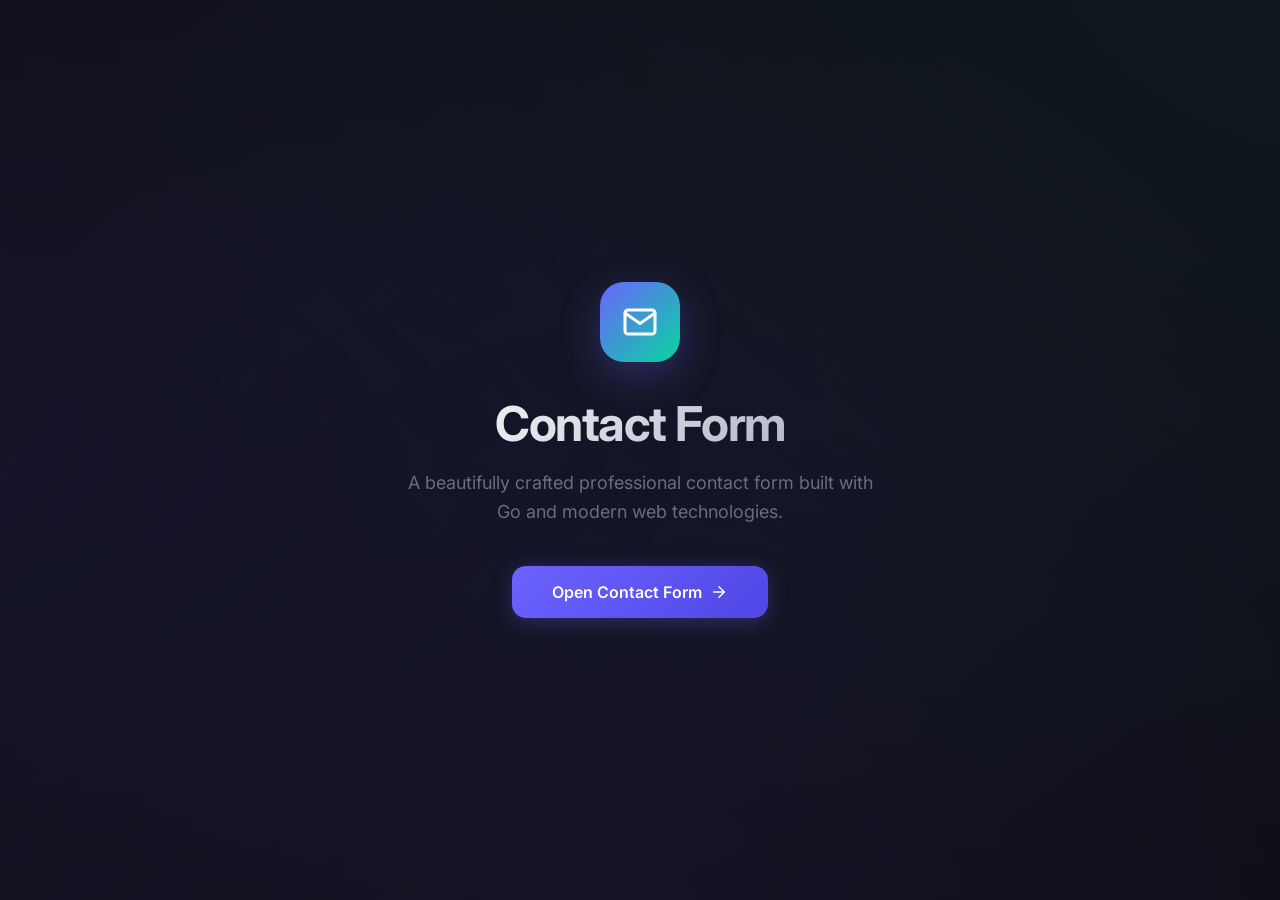
<file: static/index.html>
<!DOCTYPE html>
<html lang="en">

<head>
    <meta charset="UTF-8">
    <meta name="viewport" content="width=device-width, initial-scale=1.0">
    <meta name="description" content="Welcome - Professional Contact Form Application">
    <title>Welcome | Contact Form</title>
    <link rel="preconnect" href="https://fonts.googleapis.com">
    <link rel="preconnect" href="https://fonts.gstatic.com" crossorigin>
    <link href="https://fonts.googleapis.com/css2?family=Inter:wght@300;400;500;600;700&display=swap" rel="stylesheet">
    <link rel="stylesheet" href="css/shared.css">
    <link rel="stylesheet" href="css/index.css">
</head>

<body>
    <div class="hero">
        <div class="hero-icon">
            <svg viewBox="0 0 24 24" fill="none" stroke="currentColor" stroke-width="2" stroke-linecap="round" stroke-linejoin="round">
                <path d="M4 4h16c1.1 0 2 .9 2 2v12c0 1.1-.9 2-2 2H4c-1.1 0-2-.9-2-2V6c0-1.1.9-2 2-2z"></path>
                <polyline points="22,6 12,13 2,6"></polyline>
            </svg>
        </div>
        <h1>Contact Form</h1>
        <p class="subtitle">A beautifully crafted professional contact form built with Go and modern web technologies.</p>
        <a href="form.html" class="cta-btn" id="ctaButton">
            Open Contact Form
            <svg viewBox="0 0 24 24" fill="none" stroke="currentColor" stroke-width="2" stroke-linecap="round" stroke-linejoin="round">
                <line x1="5" y1="12" x2="19" y2="12"></line>
                <polyline points="12 5 19 12 12 19"></polyline>
            </svg>
        </a>
    </div>
</body>

</html>
</file>
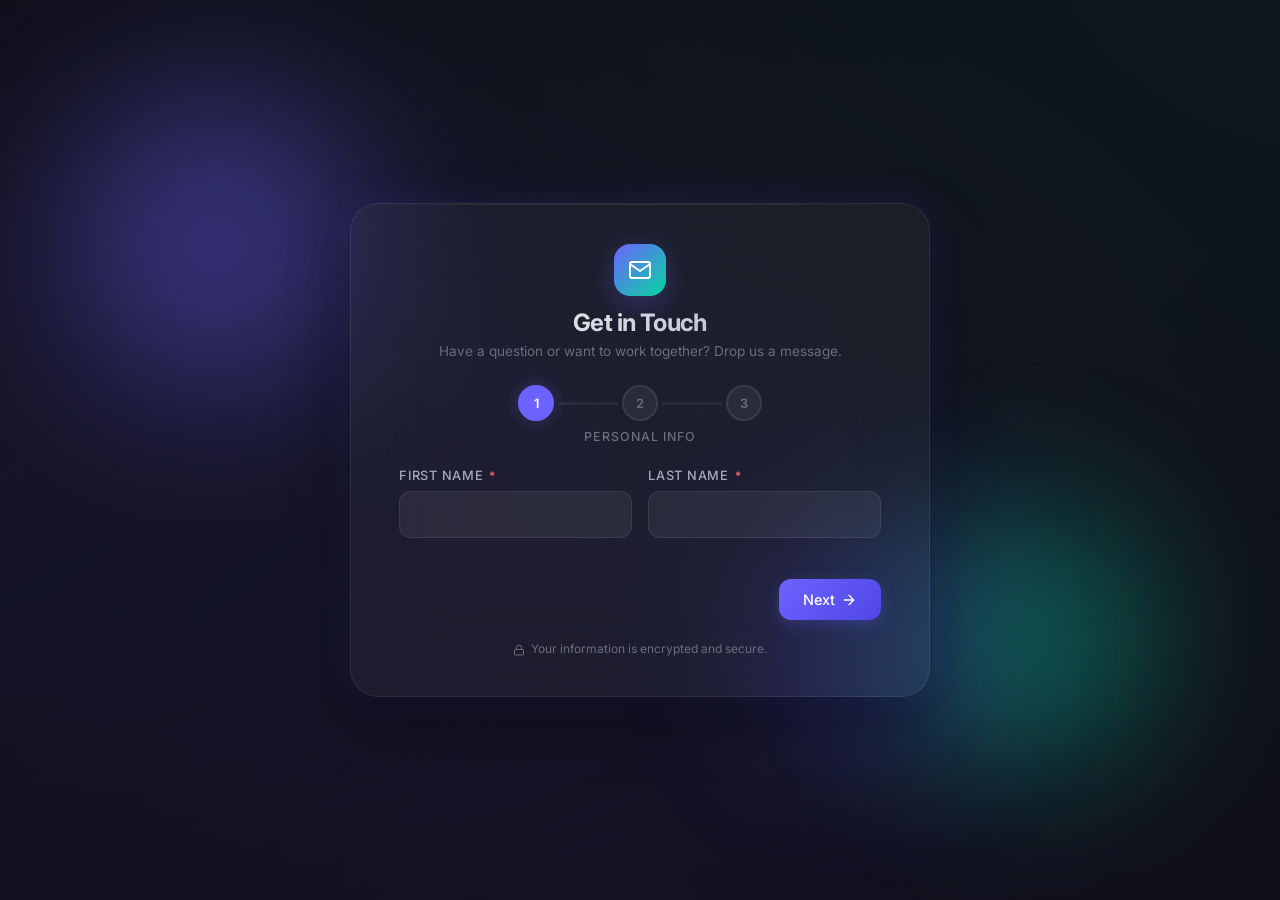
<file: static/form.html>
<!DOCTYPE html>
<html lang="en">

<head>
    <meta charset="UTF-8">
    <meta name="viewport" content="width=device-width, initial-scale=1.0">
    <meta name="description" content="Professional Contact Form - Get in touch with us">
    <title>Contact Us | Professional Form</title>
    <link rel="preconnect" href="https://fonts.googleapis.com">
    <link rel="preconnect" href="https://fonts.gstatic.com" crossorigin>
    <link href="https://fonts.googleapis.com/css2?family=Inter:wght@300;400;500;600;700&display=swap" rel="stylesheet">
    <link rel="stylesheet" href="css/shared.css">
    <link rel="stylesheet" href="css/form.css">
</head>

<body>
    <!-- Background Orbs -->
    <div class="orb orb-1"></div>
    <div class="orb orb-2"></div>
    <div class="orb orb-3"></div>

    <div class="contact-container">
        <div class="form-card">
            <!-- Success Overlay -->
            <div class="success-overlay" id="successOverlay">
                <div class="success-checkmark">
                    <svg viewBox="0 0 24 24" fill="none" stroke="currentColor" stroke-width="3" stroke-linecap="round"
                        stroke-linejoin="round">
                        <polyline points="20 6 9 17 4 12"></polyline>
                    </svg>
                </div>
                <div class="success-title">Message Sent!</div>
                <div class="success-text">We'll get back to you within 24 hours.</div>
                <button class="success-btn" id="resetBtn" type="button">Send Another Message</button>
            </div>

            <!-- Header -->
            <div class="form-header">
                <div class="form-icon">
                    <svg viewBox="0 0 24 24" fill="none" stroke="currentColor" stroke-width="2" stroke-linecap="round"
                        stroke-linejoin="round">
                        <path d="M4 4h16c1.1 0 2 .9 2 2v12c0 1.1-.9 2-2 2H4c-1.1 0-2-.9-2-2V6c0-1.1.9-2 2-2z"></path>
                        <polyline points="22,6 12,13 2,6"></polyline>
                    </svg>
                </div>
                <h1>Get in Touch</h1>
                <p>Have a question or want to work together? Drop us a message.</p>
            </div>

            <!-- Step Indicators -->
            <div class="step-indicators">
                <div class="step-dot active" data-step="1">
                    <span class="step-number">1</span>
                </div>
                <div class="step-line">
                    <div class="step-line-fill" id="stepLine1"></div>
                </div>
                <div class="step-dot" data-step="2">
                    <span class="step-number">2</span>
                </div>
                <div class="step-line">
                    <div class="step-line-fill" id="stepLine2"></div>
                </div>
                <div class="step-dot" data-step="3">
                    <span class="step-number">3</span>
                </div>
            </div>
            <div class="step-label" id="stepLabel">Personal Info</div>

            <!-- Form -->
            <form action="https://formspree.io/f/mkopkbjz" method="post" id="contactForm" novalidate>

                <!-- Step 1: Name -->
                <div class="form-step active" data-step="1">
                    <div class="form-row">
                        <div class="form-group">
                            <label class="form-label" for="firstName">
                                First Name <span class="required-star">*</span>
                            </label>
                            <input type="text" class="form-input" id="firstName" name="first_name" placeholder=""
                                required minlength="2" autocomplete="given-name">
                            <div class="error-message" id="firstNameError">
                                <svg viewBox="0 0 24 24" fill="none" stroke="currentColor" stroke-width="2">
                                    <circle cx="12" cy="12" r="10"></circle>
                                    <line x1="12" y1="8" x2="12" y2="12"></line>
                                    <line x1="12" y1="16" x2="12.01" y2="16"></line>
                                </svg>
                                <span>First name is required (min 2 characters)</span>
                            </div>
                        </div>
                        <div class="form-group">
                            <label class="form-label" for="lastName">
                                Last Name <span class="required-star">*</span>
                            </label>
                            <input type="text" class="form-input" id="lastName" name="last_name" placeholder="" required
                                minlength="2" autocomplete="family-name">
                            <div class="error-message" id="lastNameError">
                                <svg viewBox="0 0 24 24" fill="none" stroke="currentColor" stroke-width="2">
                                    <circle cx="12" cy="12" r="10"></circle>
                                    <line x1="12" y1="8" x2="12" y2="12"></line>
                                    <line x1="12" y1="16" x2="12.01" y2="16"></line>
                                </svg>
                                <span>Last name is required (min 2 characters)</span>
                            </div>
                        </div>
                    </div>
                </div>

                <!-- Step 2: Contact Info -->
                <div class="form-step" data-step="2">
                    <div class="form-group">
                        <label class="form-label" for="email">
                            Email Address <span class="required-star">*</span>
                        </label>
                        <input type="email" class="form-input" id="email" name="email" placeholder="Enter your email"
                            required autocomplete="email">
                        <div class="error-message" id="emailError">
                            <svg viewBox="0 0 24 24" fill="none" stroke="currentColor" stroke-width="2">
                                <circle cx="12" cy="12" r="10"></circle>
                                <line x1="12" y1="8" x2="12" y2="12"></line>
                                <line x1="12" y1="16" x2="12.01" y2="16"></line>
                            </svg>
                            <span>Please enter a valid email address</span>
                        </div>
                    </div>
                    <div class="form-group">
                        <label class="form-label" for="phone">
                            Phone Number <span class="required-star">*</span>
                        </label>
                        <input type="tel" class="form-input" id="phone" name="phone"
                            placeholder="Enter your phone number" required autocomplete="tel">
                        <div class="error-message" id="phoneError">
                            <svg viewBox="0 0 24 24" fill="none" stroke="currentColor" stroke-width="2">
                                <circle cx="12" cy="12" r="10"></circle>
                                <line x1="12" y1="8" x2="12" y2="12"></line>
                                <line x1="12" y1="16" x2="12.01" y2="16"></line>
                            </svg>
                            <span>Please enter a valid phone number</span>
                        </div>
                    </div>
                </div>

                <!-- Step 3: Subject + Message + Privacy -->
                <div class="form-step" data-step="3">
                    <div class="form-group">
                        <label class="form-label" for="subject">
                            Subject <span class="required-star">*</span>
                        </label>
                        <select class="form-select" id="subject" name="subject" required>
                            <option value="" disabled selected>Select a subject...</option>
                            <option value="general">General Inquiry</option>
                            <option value="support">Technical Support</option>
                            <option value="feedback">Feedback</option>
                            <option value="partnership">Partnership</option>
                            <option value="other">Other</option>
                        </select>
                        <div class="error-message" id="subjectError">
                            <svg viewBox="0 0 24 24" fill="none" stroke="currentColor" stroke-width="2">
                                <circle cx="12" cy="12" r="10"></circle>
                                <line x1="12" y1="8" x2="12" y2="12"></line>
                                <line x1="12" y1="16" x2="12.01" y2="16"></line>
                            </svg>
                            <span>Please select a subject</span>
                        </div>
                    </div>
                    <div class="form-group">
                        <label class="form-label" for="message">
                            Message <span class="required-star">*</span>
                        </label>
                        <textarea class="form-textarea" id="message" name="message"
                            placeholder="Tell us what's on your mind..." required minlength="10"
                            maxlength="1000"></textarea>
                        <div class="char-counter" id="charCounter">0 / 1000</div>
                        <div class="error-message" id="messageError">
                            <svg viewBox="0 0 24 24" fill="none" stroke="currentColor" stroke-width="2">
                                <circle cx="12" cy="12" r="10"></circle>
                                <line x1="12" y1="8" x2="12" y2="12"></line>
                                <line x1="12" y1="16" x2="12.01" y2="16"></line>
                            </svg>
                            <span>Message must be at least 10 characters long</span>
                        </div>
                    </div>
                    <label class="checkbox-group" id="privacyGroup">
                        <input type="checkbox" id="privacy" name="privacy" required>
                        <div class="custom-checkbox">
                            <svg viewBox="0 0 24 24" fill="none" stroke="currentColor" stroke-width="3"
                                stroke-linecap="round" stroke-linejoin="round">
                                <polyline points="20 6 9 17 4 12"></polyline>
                            </svg>
                        </div>
                        <span class="checkbox-label">
                            I agree to the <a href="#" onclick="event.stopPropagation();">Privacy Policy</a> and consent
                            to being contacted. <span class="required-star">*</span>
                        </span>
                    </label>
                    <div class="error-message" id="privacyError" style="margin-top: -0.5rem; margin-bottom: 0.75rem;">
                        <svg viewBox="0 0 24 24" fill="none" stroke="currentColor" stroke-width="2">
                            <circle cx="12" cy="12" r="10"></circle>
                            <line x1="12" y1="8" x2="12" y2="12"></line>
                            <line x1="12" y1="16" x2="12.01" y2="16"></line>
                        </svg>
                        <span>You must agree to the privacy policy</span>
                    </div>
                </div>

                <!-- Navigation Buttons -->
                <div class="form-nav">
                    <button type="button" class="nav-btn nav-btn-back" id="backBtn" style="visibility: hidden;">
                        <svg width="16" height="16" viewBox="0 0 24 24" fill="none" stroke="currentColor"
                            stroke-width="2" stroke-linecap="round" stroke-linejoin="round">
                            <line x1="19" y1="12" x2="5" y2="12"></line>
                            <polyline points="12 19 5 12 12 5"></polyline>
                        </svg>
                        Back
                    </button>
                    <button type="button" class="nav-btn nav-btn-next" id="nextBtn">
                        Next
                        <svg width="16" height="16" viewBox="0 0 24 24" fill="none" stroke="currentColor"
                            stroke-width="2" stroke-linecap="round" stroke-linejoin="round">
                            <line x1="5" y1="12" x2="19" y2="12"></line>
                            <polyline points="12 5 19 12 12 19"></polyline>
                        </svg>
                    </button>
                    <button type="submit" class="submit-btn" id="submitBtn" style="display: none;">
                        <span class="btn-content">
                            <span class="btn-text">Send Message</span>
                            <svg class="btn-icon" width="18" height="18" viewBox="0 0 24 24" fill="none"
                                stroke="currentColor" stroke-width="2" stroke-linecap="round" stroke-linejoin="round">
                                <line x1="22" y1="2" x2="11" y2="13"></line>
                                <polygon points="22 2 15 22 11 13 2 9 22 2"></polygon>
                            </svg>
                            <div class="btn-spinner"></div>
                        </span>
                    </button>
                </div>
            </form>

            <!-- Footer -->
            <div class="form-footer">
                <svg viewBox="0 0 24 24" fill="none" stroke="currentColor" stroke-width="2">
                    <rect x="3" y="11" width="18" height="11" rx="2" ry="2"></rect>
                    <path d="M7 11V7a5 5 0 0 1 10 0v4"></path>
                </svg>
                Your information is encrypted and secure.
            </div>
        </div>
    </div>

    <script src="js/form.js"></script>
</body>

</html>
</file>
<file: static/css/shared.css>
/* ===================================================
   SHARED STYLES — Design System & Common Components
   =================================================== */

/* ===== CSS Reset & Variables ===== */
*,
*::before,
*::after {
    margin: 0;
    padding: 0;
    box-sizing: border-box;
}

:root {
    --primary: #6C63FF;
    --primary-light: #8B83FF;
    --primary-dark: #4F46E5;
    --accent: #06D6A0;
    --accent-light: #34E8B8;
    --bg-dark: #0F0E17;
    --bg-card: rgba(255, 255, 255, 0.04);
    --bg-input: rgba(255, 255, 255, 0.06);
    --text-primary: #FFFFFE;
    --text-secondary: #A7A9BE;
    --text-muted: #6B6D7B;
    --border-color: rgba(255, 255, 255, 0.08);
    --border-focus: rgba(108, 99, 255, 0.5);
    --error: #FF6B6B;
    --error-bg: rgba(255, 107, 107, 0.1);
    --success: #06D6A0;
    --success-bg: rgba(6, 214, 160, 0.1);
    --shadow-lg: 0 25px 60px rgba(0, 0, 0, 0.4);
    --shadow-glow: 0 0 40px rgba(108, 99, 255, 0.15);
    --radius-sm: 8px;
    --radius-md: 12px;
    --radius-lg: 20px;
    --radius-xl: 28px;
    --transition-fast: 0.2s cubic-bezier(0.4, 0, 0.2, 1);
    --transition-smooth: 0.4s cubic-bezier(0.4, 0, 0.2, 1);
}

/* ===== Base Styles ===== */
html {
    scroll-behavior: smooth;
}

body {
    font-family: 'Inter', -apple-system, BlinkMacSystemFont, sans-serif;
    background: var(--bg-dark);
    color: var(--text-primary);
    min-height: 100vh;
    display: flex;
    align-items: center;
    justify-content: center;
    position: relative;
    overflow-x: hidden;
}

/* ===== Animated Background ===== */
body::before {
    content: '';
    position: fixed;
    top: -50%;
    left: -50%;
    width: 200%;
    height: 200%;
    background:
        radial-gradient(ellipse at 20% 50%, rgba(108, 99, 255, 0.08) 0%, transparent 50%),
        radial-gradient(ellipse at 80% 20%, rgba(6, 214, 160, 0.06) 0%, transparent 50%),
        radial-gradient(ellipse at 50% 80%, rgba(108, 99, 255, 0.05) 0%, transparent 50%);
    animation: bgShift 20s ease-in-out infinite alternate;
    z-index: 0;
}

@keyframes bgShift {
    0%   { transform: translate(0, 0) rotate(0deg); }
    33%  { transform: translate(-2%, 1%) rotate(1deg); }
    66%  { transform: translate(1%, -1%) rotate(-0.5deg); }
    100% { transform: translate(-1%, 2%) rotate(0.5deg); }
}

/* ===== Shared Animations ===== */
@keyframes fadeUp {
    from { opacity: 0; transform: translateY(15px); }
    to   { opacity: 1; transform: translateY(0); }
}

@keyframes fadeIn {
    from { opacity: 0; }
    to   { opacity: 1; }
}

@keyframes slideUp {
    from {
        opacity: 0;
        transform: translateY(40px) scale(0.98);
    }
    to {
        opacity: 1;
        transform: translateY(0) scale(1);
    }
}
</file>
<file: static/css/index.css>
/* ===================================================
   INDEX PAGE — Hero Landing Styles
   =================================================== */

.hero {
    text-align: center;
    z-index: 1;
    animation: fadeUp 1s cubic-bezier(0.16, 1, 0.3, 1) forwards;
    opacity: 0;
}

/* ===== Hero Icon ===== */
.hero-icon {
    width: 80px;
    height: 80px;
    background: linear-gradient(135deg, var(--primary), var(--accent));
    border-radius: 24px;
    display: flex;
    align-items: center;
    justify-content: center;
    margin: 0 auto 2rem;
    box-shadow: 0 12px 40px rgba(108, 99, 255, 0.3);
    animation: iconFloat 4s ease-in-out infinite;
}

@keyframes iconFloat {
    0%, 100% { transform: translateY(0); }
    50%      { transform: translateY(-8px); }
}

.hero-icon svg {
    width: 36px;
    height: 36px;
    color: white;
}

/* ===== Heading ===== */
h1 {
    font-size: 3rem;
    font-weight: 700;
    letter-spacing: -0.03em;
    margin-bottom: 1rem;
    background: linear-gradient(135deg, var(--text-primary), var(--text-secondary));
    -webkit-background-clip: text;
    -webkit-text-fill-color: transparent;
    background-clip: text;
}

.subtitle {
    font-size: 1.125rem;
    color: var(--text-muted);
    margin-bottom: 2.5rem;
    line-height: 1.6;
    max-width: 480px;
    margin-left: auto;
    margin-right: auto;
}

/* ===== CTA Button ===== */
.cta-btn {
    display: inline-flex;
    align-items: center;
    gap: 0.5rem;
    padding: 1rem 2.5rem;
    background: linear-gradient(135deg, var(--primary), var(--primary-dark));
    color: white;
    text-decoration: none;
    border-radius: 14px;
    font-family: inherit;
    font-size: 1rem;
    font-weight: 600;
    border: none;
    cursor: pointer;
    transition: all var(--transition-smooth);
    box-shadow: 0 4px 20px rgba(108, 99, 255, 0.3);
}

.cta-btn:hover {
    transform: translateY(-3px);
    box-shadow: 0 12px 40px rgba(108, 99, 255, 0.4);
}

.cta-btn svg {
    width: 18px;
    height: 18px;
    transition: transform 0.3s;
}

.cta-btn:hover svg {
    transform: translateX(3px);
}
</file>
<file: static/css/form.css>
/* ===================================================
   FORM PAGE — Contact Form Styles (Multi-Step Wizard)
   =================================================== */

body {
    padding: 2rem;
}

/* ===== Floating Orbs ===== */
.orb {
    position: fixed;
    border-radius: 50%;
    filter: blur(80px);
    opacity: 0.4;
    z-index: 0;
    animation: float 15s ease-in-out infinite;
}

.orb-1 {
    width: 300px;
    height: 300px;
    background: var(--primary);
    top: 10%;
    left: 5%;
    animation-delay: 0s;
}

.orb-2 {
    width: 250px;
    height: 250px;
    background: var(--accent);
    bottom: 15%;
    right: 10%;
    animation-delay: -5s;
    animation-duration: 18s;
}

.orb-3 {
    width: 200px;
    height: 200px;
    background: var(--primary-dark);
    top: 60%;
    left: 60%;
    animation-delay: -10s;
    animation-duration: 22s;
}

@keyframes float {
    0%, 100% { transform: translate(0, 0) scale(1); }
    25%      { transform: translate(30px, -40px) scale(1.05); }
    50%      { transform: translate(-20px, 20px) scale(0.95); }
    75%      { transform: translate(15px, 35px) scale(1.02); }
}

/* ===== Container ===== */
.contact-container {
    position: relative;
    z-index: 1;
    width: 100%;
    max-width: 580px;
    animation: slideUp 0.8s cubic-bezier(0.16, 1, 0.3, 1) forwards;
    opacity: 0;
}

/* ===== Card ===== */
.form-card {
    background: var(--bg-card);
    backdrop-filter: blur(40px);
    -webkit-backdrop-filter: blur(40px);
    border: 1px solid var(--border-color);
    border-radius: var(--radius-xl);
    padding: 2.5rem 3rem;
    box-shadow: var(--shadow-lg), var(--shadow-glow);
    position: relative;
    overflow: hidden;
}

.form-card::before {
    content: '';
    position: absolute;
    top: 0;
    left: 0;
    right: 0;
    height: 1px;
    background: linear-gradient(90deg, transparent, rgba(255, 255, 255, 0.1), transparent);
}

/* ===== Header (compact) ===== */
.form-header {
    text-align: center;
    margin-bottom: 1.5rem;
}

.form-icon {
    width: 52px;
    height: 52px;
    background: linear-gradient(135deg, var(--primary), var(--accent));
    border-radius: 16px;
    display: flex;
    align-items: center;
    justify-content: center;
    margin: 0 auto 0.75rem;
    box-shadow: 0 8px 32px rgba(108, 99, 255, 0.3);
    transition: transform var(--transition-smooth);
}

.form-icon:hover {
    transform: rotate(8deg) scale(1.05);
}

.form-icon svg {
    width: 24px;
    height: 24px;
    color: white;
}

.form-header h1 {
    font-size: 1.5rem;
    font-weight: 700;
    letter-spacing: -0.025em;
    margin-bottom: 0.35rem;
    background: linear-gradient(135deg, var(--text-primary), var(--text-secondary));
    -webkit-background-clip: text;
    -webkit-text-fill-color: transparent;
    background-clip: text;
}

.form-header p {
    color: var(--text-muted);
    font-size: 0.85rem;
    line-height: 1.4;
}

/* ===== Step Indicators ===== */
.step-indicators {
    display: flex;
    align-items: center;
    justify-content: center;
    gap: 0;
    margin-bottom: 0.5rem;
}

.step-dot {
    width: 36px;
    height: 36px;
    border-radius: 50%;
    background: rgba(255, 255, 255, 0.06);
    border: 2px solid var(--border-color);
    display: flex;
    align-items: center;
    justify-content: center;
    transition: all var(--transition-smooth);
    position: relative;
    flex-shrink: 0;
}

.step-dot.active {
    background: var(--primary);
    border-color: var(--primary);
    box-shadow: 0 0 20px rgba(108, 99, 255, 0.3);
}

.step-dot.completed {
    background: var(--accent);
    border-color: var(--accent);
    box-shadow: 0 0 15px rgba(6, 214, 160, 0.25);
}

.step-number {
    font-size: 0.8rem;
    font-weight: 600;
    color: var(--text-muted);
    transition: color var(--transition-fast);
}

.step-dot.active .step-number,
.step-dot.completed .step-number {
    color: white;
}

.step-line {
    width: 60px;
    height: 3px;
    background: rgba(255, 255, 255, 0.06);
    border-radius: 2px;
    overflow: hidden;
    margin: 0 4px;
}

.step-line-fill {
    height: 100%;
    width: 0%;
    background: linear-gradient(90deg, var(--accent), var(--primary-light));
    border-radius: 2px;
    transition: width var(--transition-smooth);
}

.step-label {
    text-align: center;
    font-size: 0.78rem;
    color: var(--text-muted);
    margin-bottom: 1.5rem;
    font-weight: 500;
    text-transform: uppercase;
    letter-spacing: 0.08em;
}

/* ===== Multi-Step Form ===== */
.form-step {
    display: none;
    animation: stepIn 0.4s cubic-bezier(0.16, 1, 0.3, 1) forwards;
}

.form-step.active {
    display: block;
}

@keyframes stepIn {
    from {
        opacity: 0;
        transform: translateX(20px);
    }
    to {
        opacity: 1;
        transform: translateX(0);
    }
}

/* Slide-out for going back */
.form-step.slide-out-left {
    animation: stepOutLeft 0.3s ease-in forwards;
}

@keyframes stepOutLeft {
    from {
        opacity: 1;
        transform: translateX(0);
    }
    to {
        opacity: 0;
        transform: translateX(-20px);
    }
}

/* ===== Form Fields ===== */
.form-group {
    margin-bottom: 1.25rem;
    position: relative;
}

.form-row {
    display: grid;
    grid-template-columns: 1fr 1fr;
    gap: 1rem;
}

.form-label {
    display: flex;
    align-items: center;
    gap: 0.35rem;
    font-size: 0.8rem;
    font-weight: 500;
    color: var(--text-secondary);
    margin-bottom: 0.5rem;
    text-transform: uppercase;
    letter-spacing: 0.06em;
}

.required-star {
    color: var(--error);
    font-size: 0.75rem;
}

.form-input,
.form-select,
.form-textarea {
    width: 100%;
    padding: 0.85rem 1rem;
    background: var(--bg-input);
    border: 1.5px solid var(--border-color);
    border-radius: var(--radius-md);
    color: var(--text-primary);
    font-family: inherit;
    font-size: 0.925rem;
    transition: all var(--transition-fast);
    outline: none;
}

.form-input::placeholder,
.form-textarea::placeholder {
    color: var(--text-muted);
}

.form-input:hover,
.form-select:hover,
.form-textarea:hover {
    border-color: rgba(255, 255, 255, 0.15);
    background: rgba(255, 255, 255, 0.08);
}

.form-input:focus,
.form-select:focus,
.form-textarea:focus {
    border-color: var(--border-focus);
    background: rgba(108, 99, 255, 0.06);
    box-shadow: 0 0 0 3px rgba(108, 99, 255, 0.1);
}

/* Invalid state */
.form-input.invalid,
.form-select.invalid,
.form-textarea.invalid {
    border-color: var(--error);
    background: var(--error-bg);
    box-shadow: 0 0 0 3px rgba(255, 107, 107, 0.08);
}

/* Valid state */
.form-input.valid,
.form-select.valid,
.form-textarea.valid {
    border-color: var(--success);
    background: var(--success-bg);
}

.form-select {
    cursor: pointer;
    appearance: none;
    background-image: url("data:image/svg+xml,%3Csvg xmlns='http://www.w3.org/2000/svg' width='16' height='16' fill='%23A7A9BE' viewBox='0 0 16 16'%3E%3Cpath d='M4.646 5.646a.5.5 0 0 1 .708 0L8 8.293l2.646-2.647a.5.5 0 0 1 .708.708l-3 3a.5.5 0 0 1-.708 0l-3-3a.5.5 0 0 1 0-.708z'/%3E%3C/svg%3E");
    background-repeat: no-repeat;
    background-position: right 1rem center;
    padding-right: 2.5rem;
}

.form-select option {
    background: #1a1a2e;
    color: var(--text-primary);
}

.form-textarea {
    resize: vertical;
    min-height: 100px;
    max-height: 140px;
    line-height: 1.6;
}

/* ===== Character Counter ===== */
.char-counter {
    text-align: right;
    font-size: 0.75rem;
    color: var(--text-muted);
    margin-top: 0.35rem;
    transition: color var(--transition-fast);
}

.char-counter.warning {
    color: #FFD93D;
}

.char-counter.limit {
    color: var(--error);
}

/* ===== Error Message ===== */
.error-message {
    display: none;
    align-items: center;
    gap: 0.3rem;
    font-size: 0.78rem;
    color: var(--error);
    margin-top: 0.4rem;
    animation: errorFade 0.3s ease-out;
}

.error-message.visible {
    display: flex;
}

.error-message svg {
    width: 14px;
    height: 14px;
    flex-shrink: 0;
}

@keyframes errorFade {
    from { opacity: 0; transform: translateY(-4px); }
    to   { opacity: 1; transform: translateY(0); }
}

/* ===== Checkbox & Privacy ===== */
.checkbox-group {
    display: flex;
    align-items: flex-start;
    gap: 0.75rem;
    margin: 1rem 0;
    padding: 0.85rem;
    background: rgba(255, 255, 255, 0.02);
    border-radius: var(--radius-md);
    border: 1px solid var(--border-color);
    cursor: pointer;
    transition: all var(--transition-fast);
}

.checkbox-group:hover {
    background: rgba(255, 255, 255, 0.04);
    border-color: rgba(255, 255, 255, 0.12);
}

.checkbox-group.invalid {
    border-color: var(--error);
    background: var(--error-bg);
}

.custom-checkbox {
    width: 20px;
    height: 20px;
    border: 2px solid var(--border-color);
    border-radius: 6px;
    display: flex;
    align-items: center;
    justify-content: center;
    flex-shrink: 0;
    margin-top: 1px;
    transition: all var(--transition-fast);
}

.custom-checkbox svg {
    width: 12px;
    height: 12px;
    color: white;
    opacity: 0;
    transform: scale(0.5);
    transition: all var(--transition-fast);
}

.checkbox-group input[type="checkbox"] {
    display: none;
}

.checkbox-group input[type="checkbox"]:checked + .custom-checkbox {
    background: var(--primary);
    border-color: var(--primary);
}

.checkbox-group input[type="checkbox"]:checked + .custom-checkbox svg {
    opacity: 1;
    transform: scale(1);
}

.checkbox-label {
    font-size: 0.82rem;
    color: var(--text-secondary);
    line-height: 1.4;
}

.checkbox-label a {
    color: var(--primary-light);
    text-decoration: none;
    font-weight: 500;
    transition: color var(--transition-fast);
}

.checkbox-label a:hover {
    color: var(--accent-light);
}

/* ===== Navigation Buttons ===== */
.form-nav {
    display: flex;
    align-items: center;
    justify-content: space-between;
    gap: 1rem;
    margin-top: 1.25rem;
}

.nav-btn {
    display: inline-flex;
    align-items: center;
    gap: 0.4rem;
    padding: 0.75rem 1.5rem;
    border-radius: var(--radius-md);
    font-family: inherit;
    font-size: 0.9rem;
    font-weight: 500;
    cursor: pointer;
    transition: all var(--transition-fast);
    border: none;
}

.nav-btn-back {
    background: rgba(255, 255, 255, 0.06);
    color: var(--text-secondary);
    border: 1px solid var(--border-color);
}

.nav-btn-back:hover {
    background: rgba(255, 255, 255, 0.1);
    color: var(--text-primary);
    border-color: rgba(255, 255, 255, 0.15);
}

.nav-btn-next {
    background: linear-gradient(135deg, var(--primary), var(--primary-dark));
    color: white;
    margin-left: auto;
    box-shadow: 0 4px 15px rgba(108, 99, 255, 0.25);
}

.nav-btn-next:hover {
    transform: translateY(-2px);
    box-shadow: 0 6px 25px rgba(108, 99, 255, 0.4);
}

.nav-btn-next:active {
    transform: translateY(0);
}

.nav-btn svg {
    width: 16px;
    height: 16px;
}

/* ===== Submit Button ===== */
.submit-btn {
    flex: 1;
    padding: 0.85rem 2rem;
    background: linear-gradient(135deg, var(--primary), var(--primary-dark));
    color: white;
    border: none;
    border-radius: var(--radius-md);
    font-family: inherit;
    font-size: 1rem;
    font-weight: 600;
    cursor: pointer;
    position: relative;
    overflow: hidden;
    transition: all var(--transition-smooth);
    letter-spacing: 0.02em;
}

.submit-btn::before {
    content: '';
    position: absolute;
    top: 0;
    left: -100%;
    width: 100%;
    height: 100%;
    background: linear-gradient(90deg, transparent, rgba(255, 255, 255, 0.15), transparent);
    transition: left 0.6s ease;
}

.submit-btn:hover {
    transform: translateY(-2px);
    box-shadow: 0 8px 30px rgba(108, 99, 255, 0.4);
}

.submit-btn:hover::before {
    left: 100%;
}

.submit-btn:active {
    transform: translateY(0);
}

.submit-btn:disabled {
    opacity: 0.5;
    cursor: not-allowed;
    transform: none;
}

.btn-content {
    display: flex;
    align-items: center;
    justify-content: center;
    gap: 0.5rem;
}

.btn-spinner {
    display: none;
    width: 20px;
    height: 20px;
    border: 2.5px solid rgba(255, 255, 255, 0.3);
    border-top-color: white;
    border-radius: 50%;
    animation: spin 0.7s linear infinite;
}

.submit-btn.loading .btn-text { display: none; }
.submit-btn.loading .btn-spinner { display: block; }
.submit-btn.loading .btn-icon { display: none; }

@keyframes spin {
    to { transform: rotate(360deg); }
}

/* ===== Success Message ===== */
.success-overlay {
    display: none;
    position: absolute;
    inset: 0;
    background: rgba(15, 14, 23, 0.95);
    backdrop-filter: blur(10px);
    border-radius: var(--radius-xl);
    flex-direction: column;
    align-items: center;
    justify-content: center;
    z-index: 10;
    animation: fadeIn 0.5s ease-out;
}

.success-overlay.visible {
    display: flex;
}

.success-checkmark {
    width: 72px;
    height: 72px;
    border-radius: 50%;
    background: linear-gradient(135deg, var(--accent), #04B890);
    display: flex;
    align-items: center;
    justify-content: center;
    margin-bottom: 1.25rem;
    animation: popIn 0.5s cubic-bezier(0.16, 1, 0.3, 1) 0.2s both;
    box-shadow: 0 10px 40px rgba(6, 214, 160, 0.3);
}

@keyframes popIn {
    from { transform: scale(0); opacity: 0; }
    to   { transform: scale(1); opacity: 1; }
}

.success-checkmark svg {
    width: 32px;
    height: 32px;
    color: white;
}

.success-title {
    font-size: 1.4rem;
    font-weight: 700;
    margin-bottom: 0.4rem;
    animation: fadeUp 0.5s ease-out 0.4s both;
}

.success-text {
    color: var(--text-muted);
    font-size: 0.85rem;
    animation: fadeUp 0.5s ease-out 0.5s both;
}

.success-btn {
    margin-top: 1.25rem;
    padding: 0.65rem 1.5rem;
    background: rgba(255, 255, 255, 0.08);
    border: 1px solid var(--border-color);
    border-radius: var(--radius-md);
    color: var(--text-primary);
    font-family: inherit;
    font-size: 0.85rem;
    cursor: pointer;
    transition: all var(--transition-fast);
    animation: fadeUp 0.5s ease-out 0.6s both;
}

.success-btn:hover {
    background: rgba(255, 255, 255, 0.12);
    border-color: rgba(255, 255, 255, 0.2);
}

/* ===== Footer Note ===== */
.form-footer {
    text-align: center;
    margin-top: 1.25rem;
    font-size: 0.75rem;
    color: var(--text-muted);
}

.form-footer svg {
    width: 12px;
    height: 12px;
    vertical-align: middle;
    margin-right: 3px;
}

/* ===== Responsive ===== */
@media (max-width: 640px) {
    body {
        padding: 1rem;
        align-items: flex-start;
        padding-top: 1.5rem;
    }

    .form-card {
        padding: 1.75rem 1.25rem;
        border-radius: var(--radius-lg);
    }

    .form-row {
        grid-template-columns: 1fr;
    }

    .form-header h1 {
        font-size: 1.3rem;
    }

    .step-line {
        width: 40px;
    }

    .orb { display: none; }
}
</file>
